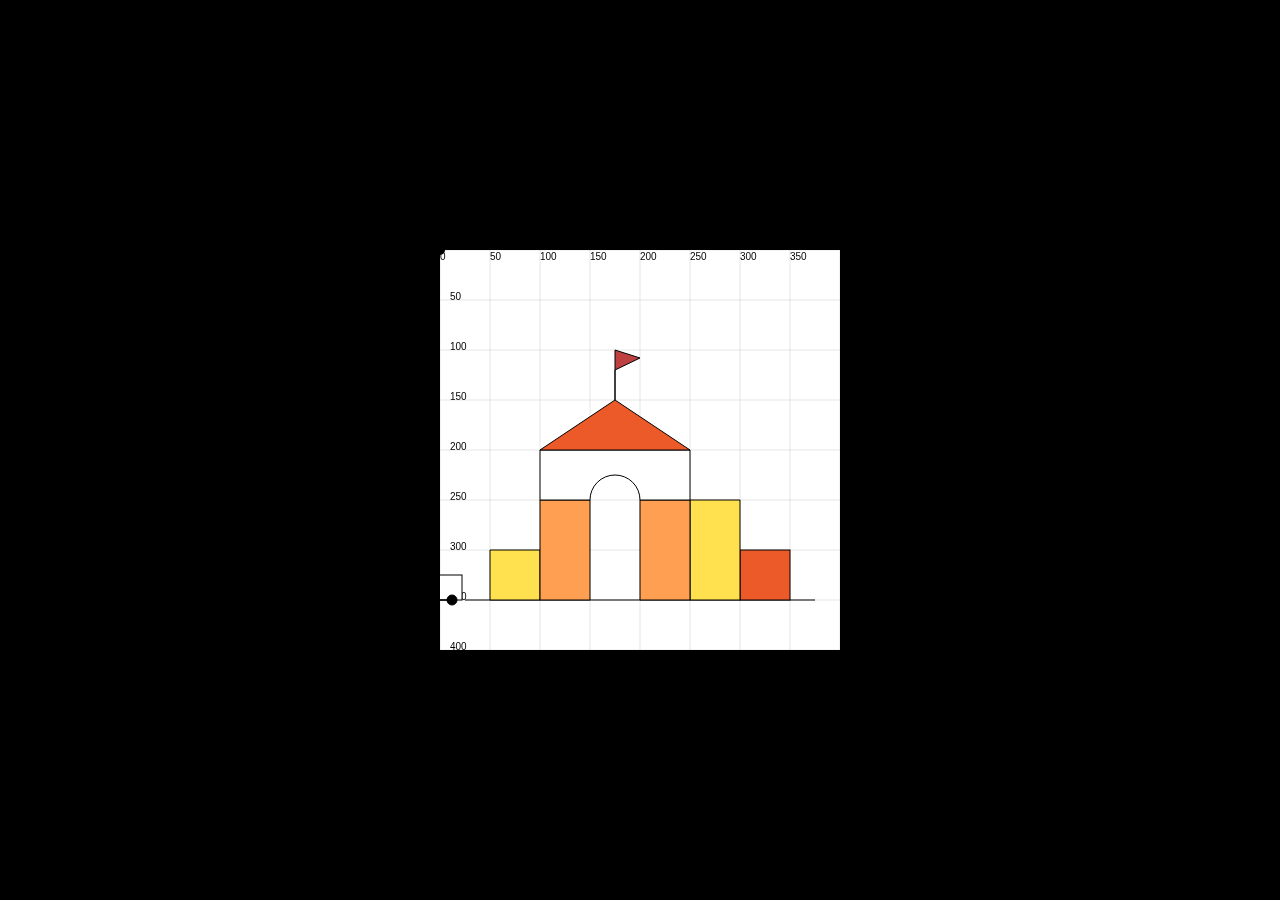
<file: canvas/index.html>
<!DOCTYPE html>
<html lang="en" >
<head>
  <meta charset="UTF-8">
  <title>CodePen - canvas</title>
  <link rel="stylesheet" href="./style.css">

</head>
<body>
<!-- partial:index.partial.html -->
<canvas id="mycanvas"></canvas>
<!-- partial -->
  <script  src="./script.js"></script>

</body>
</html>
</file>
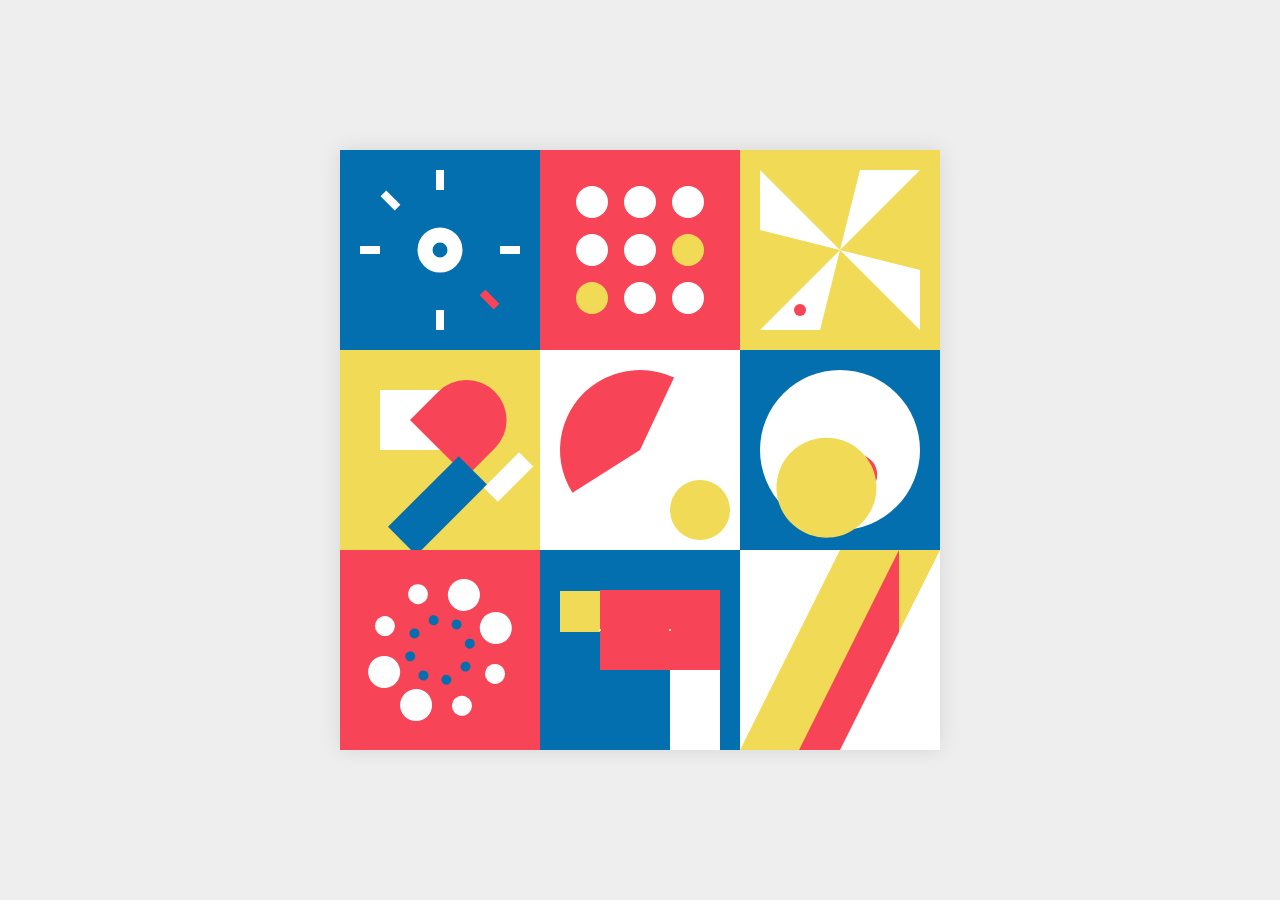
<file: canvas_translate/index.html>
<!DOCTYPE html>
<html lang="en" >
<head>
  <meta charset="UTF-8">
  <title>CodePen - canvas translate轉原點</title>
  <link rel="stylesheet" href="./style.css">

</head>
<body>
<!-- partial:index.partial.html -->
<canvas id="mycanvas"></canvas>
<!-- partial -->
  <script  src="./script.js"></script>

</body>
</html>
</file>
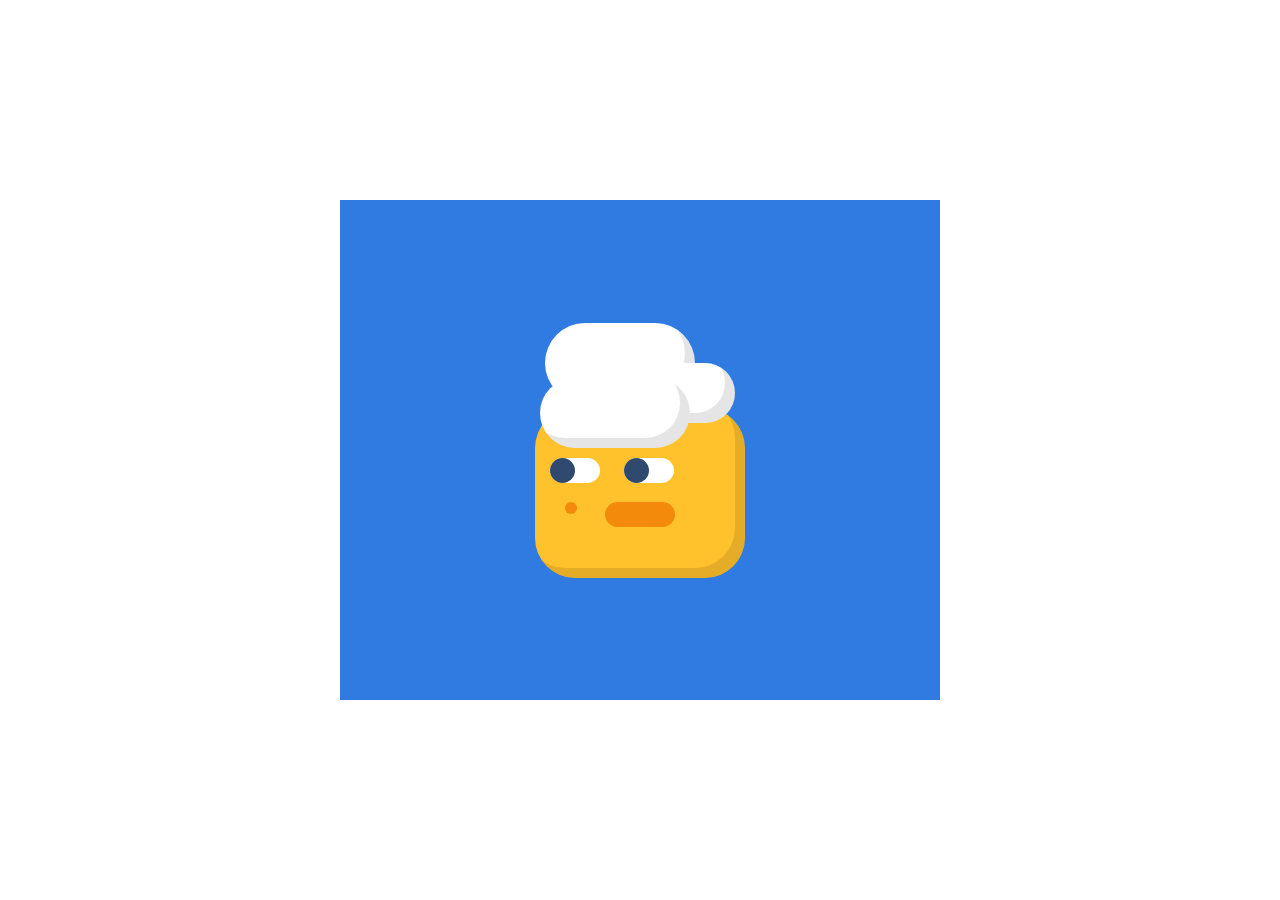
<file: css_basic_interaction/index.html>
<!DOCTYPE html>
<html lang="en" >
<head>
  <meta charset="UTF-8">
  <title>CodePen - css動畫基礎與滑鼠互動</title>
  <link rel="stylesheet" href="./style.css">

</head>
<body>
<!-- partial:index.partial.html -->
<div class="scene">
  <h1 class="title"> Where is My Cake!!<br/><span class="question">Did you see it?</span></h1>
  <div class="person">
    <div class="message">uh.....I Didnt eat it</div>
    <div class="hairs">
      <div class="hair1"></div>
      <div class="hair2"></div>
      <div class="hair3"></div>
    </div>
    <div class="body">
      <div class="eyes">
        <div class="eye">
          <div class="eyeball"> </div>
        </div>
        <div class="eye">
          <div class="eyeball"> </div>
        </div>
      </div>
      <div class="mouth">
        <div class="food"></div>
      </div>
    </div>
  </div>
</div>
<!-- partial -->
  
</body>
</html>
</file>
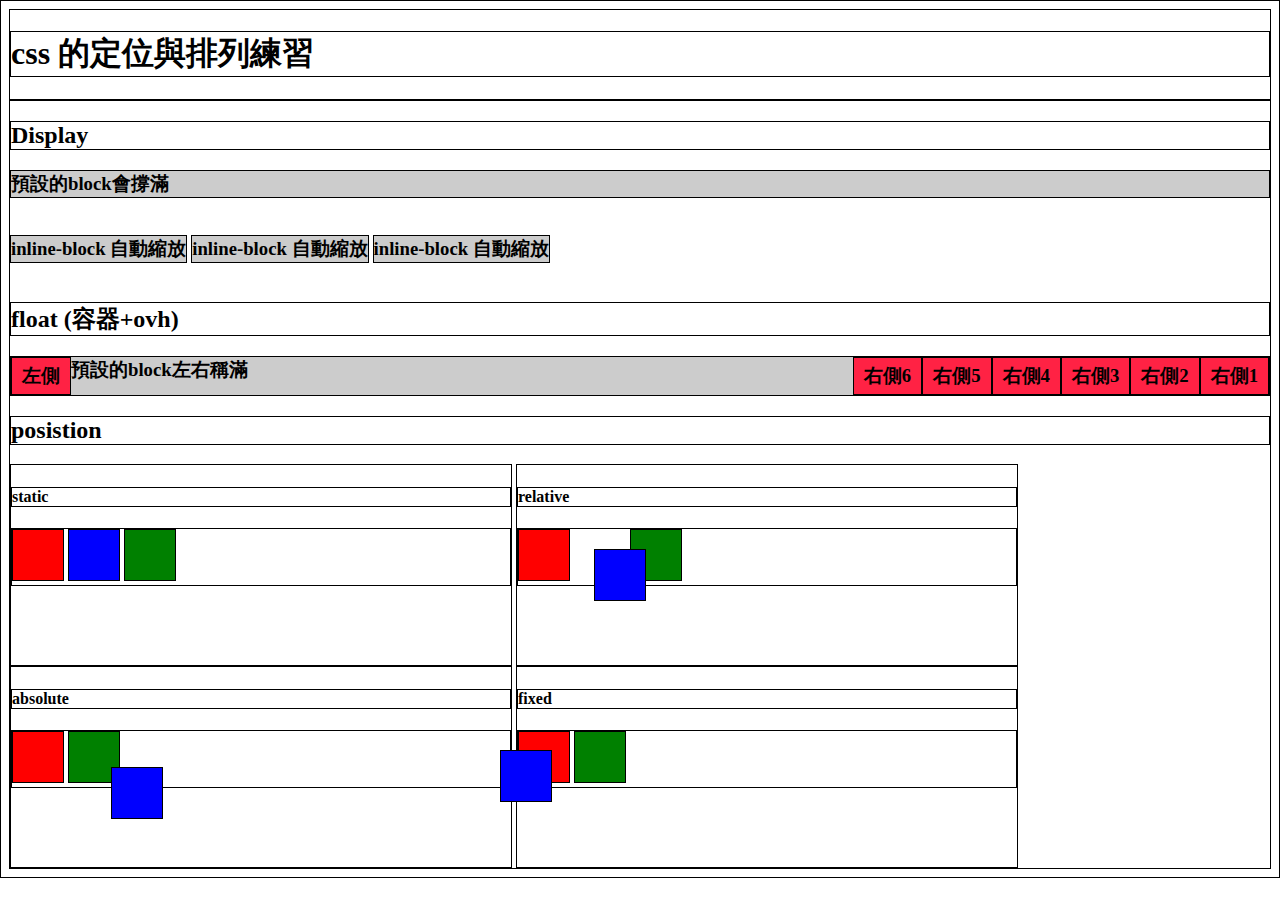
<file: css_layout/index.html>
<!DOCTYPE html>
<html lang="en" >
<head>
  <meta charset="UTF-8">
  <title>CodePen - css排版</title>
  <link rel="stylesheet" href="./style.css">

</head>
<body>
<!-- partial:index.partial.html -->
<h1>css 的定位與排列練習</h1>
<hr>
<h2>Display</h2>
<h3>預設的block會撐滿</h3>
<h3 class="id">inline-block 自動縮放</h3>
<h3 class="id">inline-block 自動縮放</h3>
<h3 class="id">inline-block 自動縮放</h3>
<h2>float (容器+ovh)</h2>
<h3 class="floattext">
  <div class="left">左側</div>
  <div class="right">右側1</div>
  <div class="right">右側2</div>
  <div class="right">右側3</div>
  <div class="right">右側4</div>
  <div class="right">右側5</div>
  <div class="right">右側6</div>
  預設的block左右稱滿
</h3>
<h2>posistion</h2>
<div class="card cardstatic">
  <h4>static</h4>
  <div class="rects">
    <div class="rect rect1"></div>
    <div class="rect rect2"></div>
    <div class="rect rect3"></div>
  </div>
</div>
<div class="card cardrelative">
  <h4>relative</h4>
  <div class="rects">
    <div class="rect rect1"></div>
    <div class="rect rect2"></div>
    <div class="rect rect3"></div>
  </div>
</div>
<div class="card cardabsolte">
  <h4>absolute</h4>
  <div class="rects">
    <div class="rect rect1"></div>
    <div class="rect rect2"></div>
    <div class="rect rect3"></div>
  </div>
</div>
<div class="card cardfixed">
  <h4>fixed</h4>
  <div class="rects">
    <div class="rect rect1"></div>
    <div class="rect rect2"></div>
    <div class="rect rect3"></div>
  </div>
</div>
<!-- partial -->
  
</body>
</html>
</file>
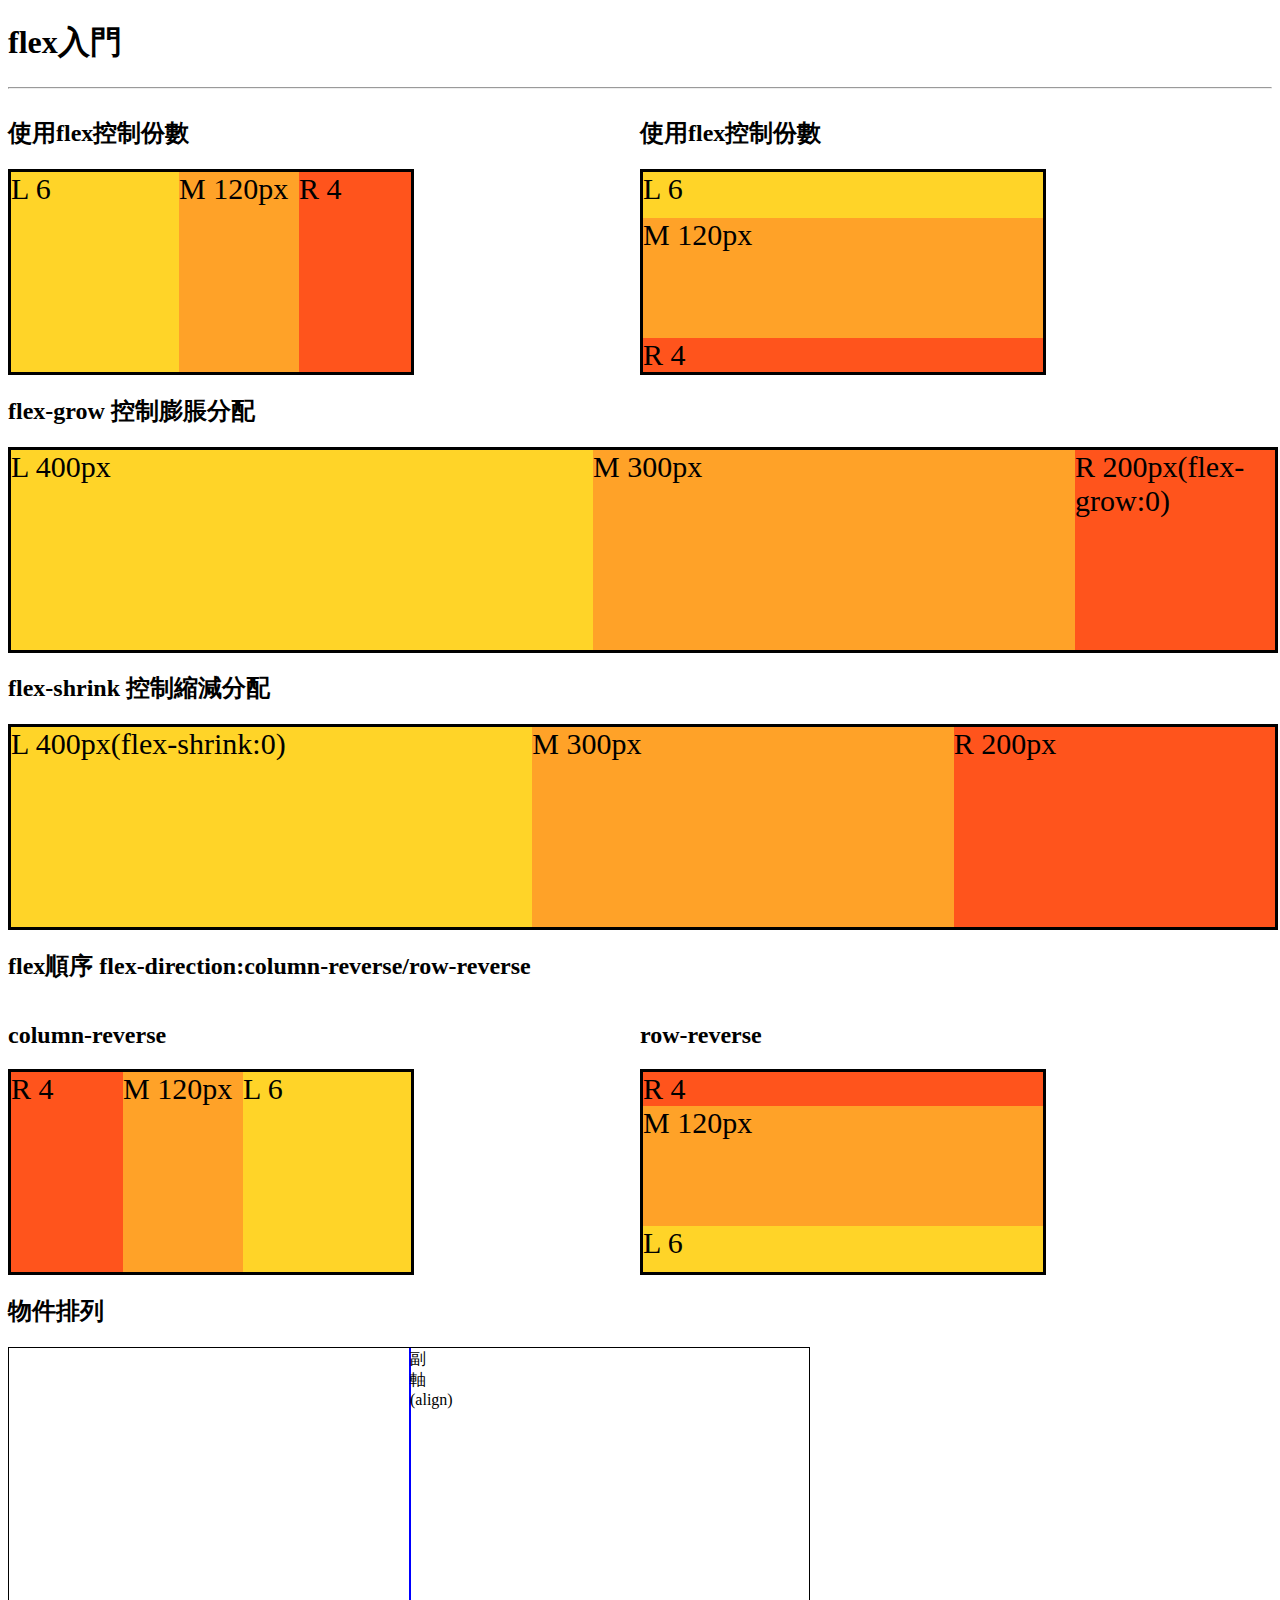
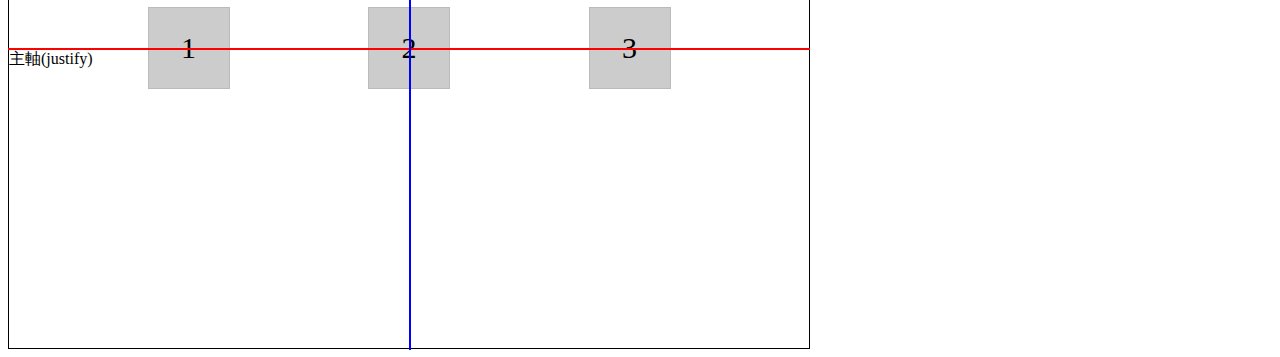
<file: flexbox/index.html>
<!DOCTYPE html>
<html lang="en" >
<head>
  <meta charset="UTF-8">
  <title>CodePen - flexbox</title>
  <link rel="stylesheet" href="./style.css">

</head>
<body>
<!-- partial:index.partial.html -->
<h1>flex入門</h1>
<hr>
<div class="flexrow">
  <div>
    <h2>使用flex控制份數</h2>
    <div class="flexcard">
      <div class="left">L 6</div>
      <div class="mid">M 120px</div>
      <div class="right">R 4</div>
    </div>
  </div>
  <div>
    <h2>使用flex控制份數</h2>
    <div class="flexcard flexcard2">
      <div class="left">L 6</div>
      <div class="mid">M 120px</div>
      <div class="right">R 4</div>
    </div>
  </div>
</div>
<h2>flex-grow 控制膨脹分配</h2>
<div class="flexcard flexcard3">
  <div class="left">L 400px</div>
  <div class="mid">M 300px</div>
  <div class="right">R 200px(flex-grow:0)</div>
</div>
<h2>flex-shrink 控制縮減分配</h2>
<div class="flexcard flexcard4">
  <div class="left">L 400px(flex-shrink:0)</div>
  <div class="mid">M 300px</div>
  <div class="right">R 200px</div>
</div>
<h2>flex順序 flex-direction:column-reverse/row-reverse</h2>
<div class="flexrow">
  <div>
    <h2>column-reverse</h2>
    <div class="flexcard flexcard5">
      <div class="left">L 6</div>
      <div class="mid">M 120px</div>
      <div class="right">R 4</div>
    </div>
  </div>
  <div>
    <h2>row-reverse</h2>
    <div class="flexcard flexcard6">
      <div class="left">L 6</div>
      <div class="mid">M 120px</div>
      <div class="right">R 4</div>
    </div>
  </div>
</div>
<h2>物件排列</h2>
<div class="items">
  <div class="mainaxis">主軸(justify)</div>
  <div class="subaxis">副軸(align)</div>
  <div class="item">1</div>
  <div class="item">2</div>
  <div class="item">3</div>
</div>
<!-- partial -->
  
</body>
</html>
</file>
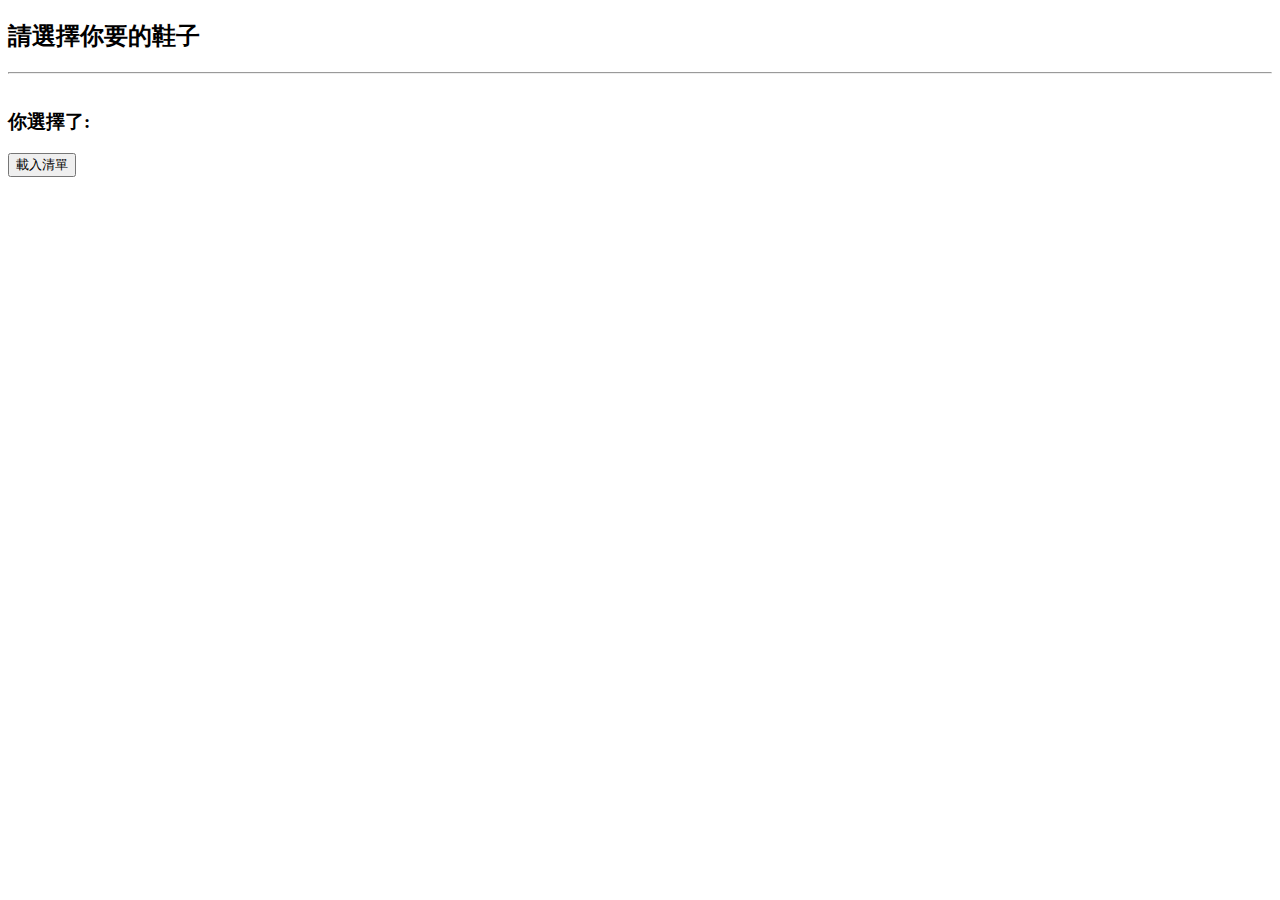
<file: load_ajax/index.html>
<!DOCTYPE html>
<html lang="en" >
<head>
  <meta charset="UTF-8">
  <title>CodePen - ajax 載入資料</title>
  <link rel="stylesheet" href="./style.css">

</head>
<body>
<!-- partial:index.partial.html -->
<h2>請選擇你要的鞋子</h2>
<hr/>
<ul id="shoplist"></ul>
<h3>你選擇了:</h3>
<p class="selectinfo"></p>
<button onclick="downloadList()">載入清單</button>
<!-- partial -->
  <script src='https://cdnjs.cloudflare.com/ajax/libs/jquery/3.6.0/jquery.min.js'></script><script  src="./script.js"></script>

</body>
</html>
</file>
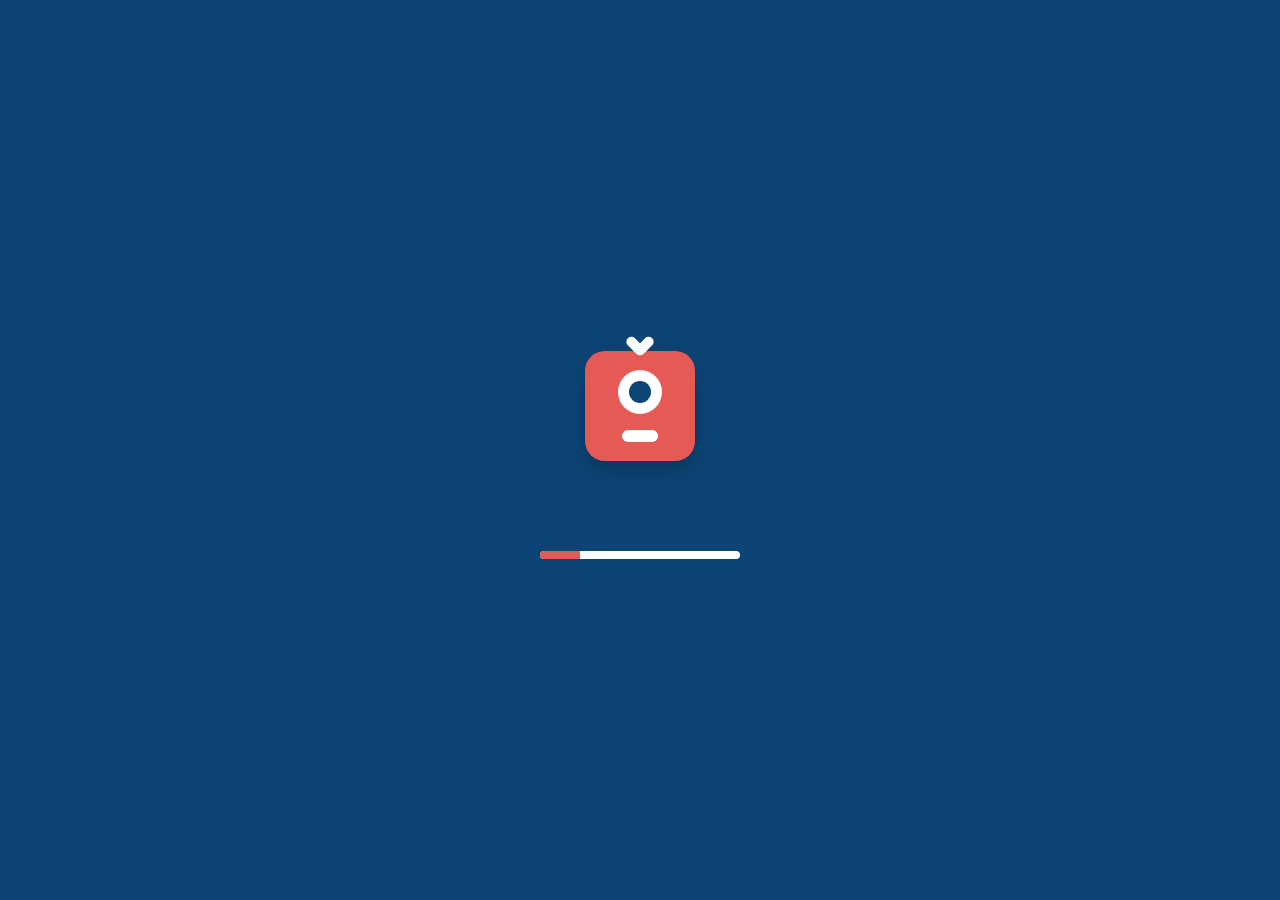
<file: setInterval_loading_screen/index.html>
<!DOCTYPE html>
<html lang="en" >
<head>
  <meta charset="UTF-8">
  <title>CodePen - 載入畫面練習</title>
  <link rel="stylesheet" href="./style.css">

</head>
<body>
<!-- partial:index.partial.html -->
<div>
  <h2 class="monsterText">Hellw<br>There</h2>
  <h3 class="ogText">Ahhh We'll eat you</h3>
</div>
<div class="monster">
  <div class="eye">
    <div class="eyeball"></div>
  </div>
  <div class="mouth"></div>
</div>
<div class="monster blue">
  <div class="eye">
    <div class="eyeball"></div>
  </div>
  <div class="mouth"></div>
</div>
<div class="pageloading">
  <div class="monster">
    <div class="eye">
      <div class="eyeball"></div>
    </div>
    <div class="mouth"></div>
  </div>
  <div class="loading">
    <div class="bar"></div>
  </div>
</div>
<!-- partial -->
  <script src='https://cdnjs.cloudflare.com/ajax/libs/jquery/3.6.0/jquery.min.js'></script><script  src="./script.js"></script>

</body>
</html>
</file>
<file: canvas/style.css>
html, body {
  height: 100%;
  width: 100%;
  margin: 0;
  display: flex;
  justify-content: center;
  align-items: center;
  background-color: black;
}

canvas {
  border: 3px solid #000;
  background-color: white;
}
</file>
<file: canvas_translate/style.css>
html, body {
  height: 100%;
  display: flex;
  justify-content: center;
  align-items: center;
  margin: 0;
  background-color: #eee;
}

canvas {
  background-color: white;
  box-shadow: 0px 0px 20px rgba(0, 0, 0, 0.1);
  max-width: 100%;
}
</file>
<file: css_basic_interaction/style.css>
@charset "UTF-8";
* {
  font-family: 微軟正黑體;
  font-weight: 1000;
}

html, body {
  width: 100%;
  height: 100%;
  margin: 0;
  display: flex;
  justify-content: center;
  align-items: center;
}

.scene {
  position: relative;
  width: 600px;
  height: 500px;
  display: flex;
  justify-content: center;
  align-items: center;
  background-color: #307BE1;
}
.scene .title {
  position: absolute;
  left: 20px;
  top: 20px;
  margin: 0;
  font-size: 50px;
  color: white;
  opacity: 0;
}
.scene .title .question {
  font-size: 35px;
  margin: 0;
  color: #ffc12c;
  display: none;
}

.person {
  position: relative;
}
.person .message {
  font-size: 20px;
  font-weight: bold;
  color: white;
  position: absolute;
  left: -200px;
  top: 50px;
  opacity: 0;
}
.person .hairs {
  position: relative;
}
.person .hairs .hair1 {
  width: 150px;
  height: 80px;
  border-radius: 40px;
  background-color: white;
  box-shadow: inset -10px -10px 0px rgba(0, 0, 0, 0.1);
  margin-left: 10px;
}
.person .hairs .hair2 {
  width: 150px;
  height: 60px;
  border-radius: 30px;
  background-color: white;
  box-shadow: inset -10px -10px 0px rgba(0, 0, 0, 0.1);
  margin-left: 50px;
  margin-top: -40px;
}
.person .hairs .hair3 {
  width: 150px;
  height: 70px;
  border-radius: 35px;
  background-color: white;
  box-shadow: inset -10px -10px 0px rgba(0, 0, 0, 0.1);
  margin-left: 5px;
  margin-top: -45px;
}
.person .body {
  width: 210px;
  height: 120px;
  border-radius: 40px;
  padding-top: 50px;
  margin-top: -40px;
  background-color: #ffc12c;
  box-shadow: inset -10px -10px 0px rgba(0, 0, 0, 0.1);
}
.person .body .eyes .eye {
  width: 50px;
  height: 25px;
  border-radius: 12.5px;
  display: inline-block;
  margin-right: 5px;
  margin-left: 15px;
  background-color: white;
}
.person .body .eyes .eye .eyeball {
  width: 25px;
  height: 25px;
  border-radius: 12.5px;
  background-color: #2f4a6e;
}
.person .body .mouth {
  width: 70px;
  height: 25px;
  border-radius: 12.5px;
  background-color: #f38a0c;
  margin-top: 15px;
  margin-left: 70px;
}
.person .body .mouth .food {
  width: 12px;
  height: 12px;
  border-radius: 6px;
  margin-left: -40px;
  background-color: #f38a0c;
}

.scene .title {
  transition: 0.5s;
}

.person {
  transition: 0.5s;
}
.person .body {
  transition: 0.5s, background-color 3s 1s;
}
.person .message {
  trnsition-delay: 0.5s;
}
.person * {
  transition: 0.5s;
}

.scene:hover .person {
  margin-top: 50px;
}
.scene:hover .person .body {
  box-shadow: inset -10px -10px 0px rgba(0, 0, 0, 0.1), 30px 10px rgba(0, 0, 0, 0.1);
}
.scene:hover .person:hover {
  transform: translateX(40px);
}
.scene:hover .person:hover .message {
  opacity: 1;
}
.scene:hover .person:hover .body {
  box-shadow: inset -10px -10px 0px rgba(0, 0, 0, 0.1), -30px 10px rgba(0, 0, 0, 0.1);
  background-color: #f38a0c;
}
.scene:hover .person:hover .hairs .hair3 {
  margin-left: 0;
}
.scene:hover .person:hover .eyes {
  transform: translateX(30px);
}
.scene:hover .person:hover .eyeball {
  transform: translateX(25px);
}
.scene:hover .person:hover .mouth {
  transform: translateX(20px);
}
.scene:hover .title {
  opacity: 1;
}

.scene:active .question {
  display: block;
}
.scene:active .person {
  transform: scale(0.9);
}
.scene:active .person .hairs {
  transform: translateY(-30px);
}
</file>
<file: css_layout/style.css>
*{
  border: 1px solid #000;
}
.id{
  display:inline-block;
}
h3{
  background-color: #ccc;
}
.right,.left{
  background-color: #f24;
  padding: 5px 10px;
}
.left{
  float:left;
}
.right{
  float:right;
}
.floattext{
  overflow:hidden;
}
.card{
  width:500px;
  height:200px;
  display:inline-block;
  position:relative;
}
.card.cardstatic .rect2{
  left: 50px;
  top: 50px;
}
.card.cardrelative .rect2{
  position: relative;
  left: 20px;
  top: 20px;
}
.card.cardabsolte .rect2{
  position: absolute;
  left: 100px;
  top: 100px;
}
.card.cardfixed .rect2{
  position: fixed;
  left: 500px;
  top: 750px;
}
.rects .rect{
  width: 50px;
  height: 50px;
  display:inline-block;
}
.rects .rect1{
  background-color: red;
}
.rects .rect2{
  background-color: blue;
}
.rects .rect3{
  background-color: green;
}
</file>
<file: flexbox/style.css>
.flexrow{
  display:flex;
}
.flexrow>div{
  flex:1;
}
.flexcard{
  border: 3px solid #000;
  width: 400px;
  height: 200px;
  display:flex;
  font-size: 30px;
}
.left{
  flex:6;
  background-color: #ffd428;
}
.mid{
  flex:120px;
  flex-shrink:0;
  flex-grow:0;
  background-color: #ffa228;
}
.right{
  flex:4;
  background-color: #ff541c;
}
.flexcard2{
  flex-direction: column;
}
.flexcard3,.flexcard4{
  width: 100%;
}
.flexcard3 .left{
  flex:400px;
}
.flexcard3 .mid{
  flex:300px;
}
.flexcard3 .right{
  flex:200px;
  flex-grow:0;
}
.flexcard4 .left{
  flex:400px;
  flex-shrink:0;
}
.flexcard4 .mid{
  flex:300px;
}
.flexcard4 .right{
  flex:200px;
}
.flexcard5{
  flex-direction: row-reverse;
}
/* .flexcard5 .mid{
  order:-1;
} */
.flexcard6{
  flex-direction: column-reverse;
}
.items{
  width: 800px;
  height: 600px;
  border: 1px solid #000;
  position: relative;
  display:flex;
  flex-direction:row;
  justify-content:space-evenly;
  align-items:center;
}
.mainaxis,.subaxis{
  position:absolute;
  width: 100%;
  height: 0;
  border: 1px solid red;
  top:50%;
}
.subaxis{
  width: 0;
  height: 100%;
  top: 0;
  left: 50%;
  border-color: blue;
}
.items .item{
  width: 80px;
  height: 80px;
  background-color: #ccc;
  font-size: 30px;
  display:flex;
  justify-content:center;
  align-items:center;
  border: 1px solid #bbb;
}
</file>
<file: load_ajax/style.css>
img {
  width: 100%;
}

#shoplist {
  display: flex;
  list-style: none;
  padding: 0;
}
#shoplist li {
  flex: 1;
  cursor: pointer;
  border: 1px solid rgba(0, 0, 0, 0.3);
  padding: 10px;
  margin: 5px;
  font-size: 12px;
  border-radius: 5px;
}
#shoplist li:hover {
  background-color: #f5f5f5;
  box-shadow: 0px 0px 20px rgba(0, 0, 0, 0.2);
}
#shoplist li img {
  mix-blend-mode: multiply;
}
</file>
<file: setInterval_loading_screen/style.css>
@charset "UTF-8";
html, body {
  margin: 0;
  padding: 0;
  width: 100%;
  height: 100%;
  background-color: #E55A54;
  display: flex;
  justify-content: center;
  align-items: center;
  font-family: "微軟正黑體";
}

h2 {
  color: white;
  font-size: 40px;
  margin-right: 100px;
}

h3 {
  margin-top: 0;
  opacity: 0.5;
  color: white;
}

.monster {
  width: 110px;
  height: 110px;
  background-color: #E55A54;
  border-radius: 20px;
  cursor: pointer;
  display: flex;
  justify-content: center;
  align-items: center;
  flex-direction: column;
  margin: 10px;
  position: relative;
  box-shadow: 0px 10px 20px rgba(0, 0, 0, 0.2);
  -webkit-animation: jumping 0.8s infinite alternate;
          animation: jumping 0.8s infinite alternate;
  transition: 0.5s;
}
.monster .eye {
  width: 40%;
  height: 40%;
  background-color: #fff;
  border-radius: 50%;
  display: flex;
  justify-content: center;
  align-items: center;
}
.monster .eye .eyeball {
  width: 50%;
  height: 50%;
  border-radius: 50%;
  background-color: #0C4475;
  -webkit-animation: eyemove 1.6s infinite alternate;
          animation: eyemove 1.6s infinite alternate;
}
.monster .mouth {
  width: 32%;
  height: 12px;
  border-radius: 12px;
  background-color: white;
  margin-top: 15%;
}
.monster:before, .monster:after {
  content: "";
  display: block;
  width: 20%;
  height: 10px;
  background-color: white;
  position: absolute;
  left: 50%;
  top: -10px;
  border-radius: 10px;
}
.monster:before {
  transform: translateX(-70%) rotate(45deg);
}
.monster:after {
  transform: translateX(-30%) rotate(-45deg);
}
.monster.blue {
  background-color: #0C4475;
}
.monster.blue .mouth, .monster.blue .eyeball {
  background-color: #E55A54;
}

@-webkit-keyframes jumping {
  50% {
    top: 0;
    box-shadow: 0px 10px 20px rgba(0, 0, 0, 0.2);
  }
  100% {
    top: -50px;
    box-shadow: 0px 120px 50px rgba(0, 0, 0, 0.2);
  }
}

@keyframes jumping {
  50% {
    top: 0;
    box-shadow: 0px 10px 20px rgba(0, 0, 0, 0.2);
  }
  100% {
    top: -50px;
    box-shadow: 0px 120px 50px rgba(0, 0, 0, 0.2);
  }
}
@-webkit-keyframes eyemove {
  0%, 10% {
    transform: translate(50%);
  }
  90%, 100% {
    transform: translate(-50%);
  }
}
@keyframes eyemove {
  0%, 10% {
    transform: translate(50%);
  }
  90%, 100% {
    transform: translate(-50%);
  }
}
.pageloading {
  position: fixed;
  width: 100%;
  height: 100%;
  background-color: #0C4475;
  display: flex;
  justify-content: center;
  align-items: center;
  flex-direction: column;
  transition: 0.5s 0.5s;
}
.pageloading.complete {
  opacity: 0;
}
.pageloading.complete .monster {
  transform: scale(0.01) rotate(360deg);
}
.pageloading .loading {
  width: 200px;
  height: 8px;
  background-color: #fff;
  margin-top: 80px;
  border-radius: 4px;
  overflow: hidden;
}
.pageloading .loading .bar {
  width: 50%;
  height: 100%;
  background-color: #E55A54;
}
</file>
